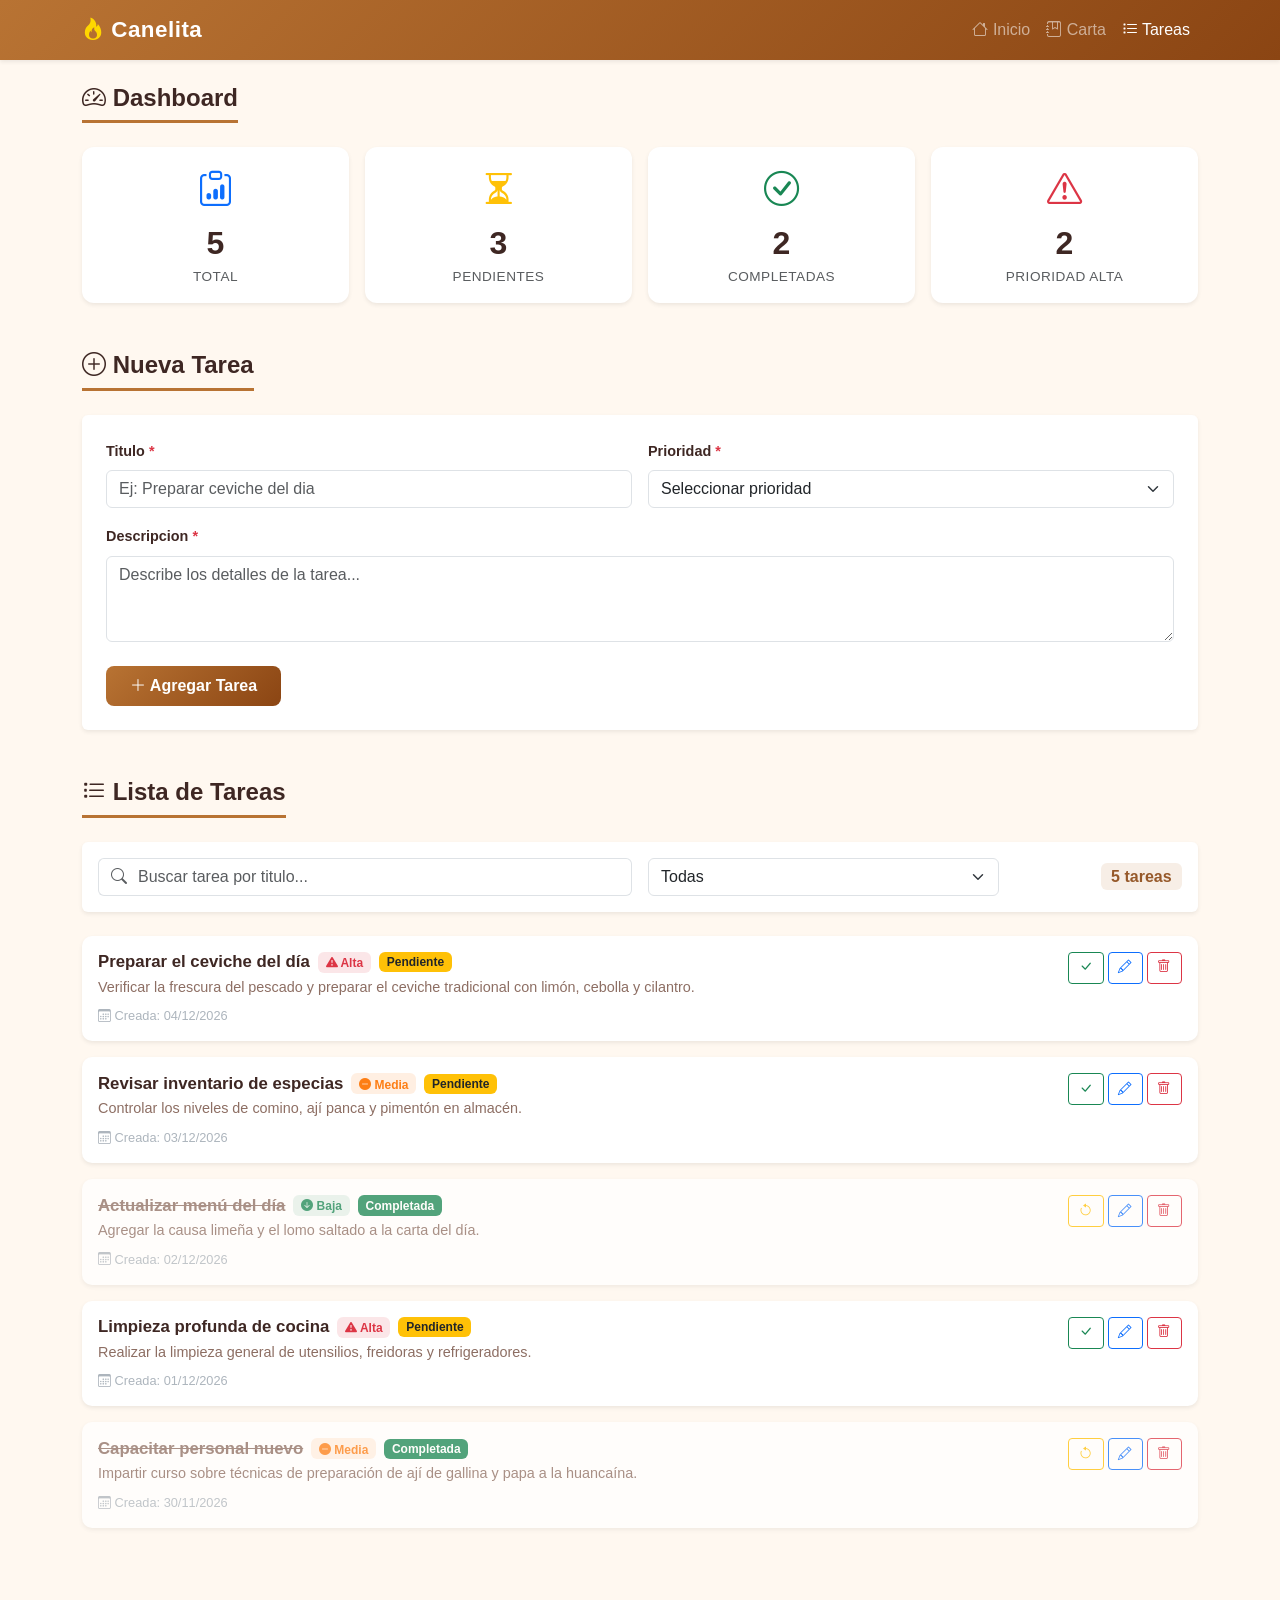
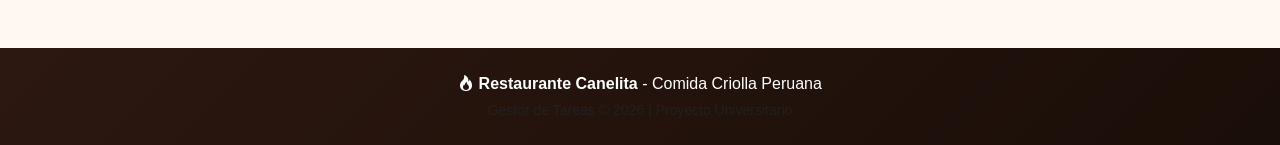
<file: tareas.html>
<!DOCTYPE html>
<html lang="es">
<head>
    <meta charset="UTF-8">
    <meta name="viewport" content="width=device-width, initial-scale=1.0">
    <title>Canelita - Gestor de Tareas</title>
    <link href="https://cdn.jsdelivr.net/npm/bootstrap@5.3.2/dist/css/bootstrap.min.css" rel="stylesheet">
    <link href="https://cdn.jsdelivr.net/npm/bootstrap-icons@1.11.2/font/bootstrap-icons.min.css" rel="stylesheet">
    <link href="css/style.css" rel="stylesheet">
</head>
<body>

    <!-- BARRA DE NAVEGACIÓN -->
    <nav class="navbar navbar-expand-lg navbar-dark bg-canelita shadow-sm">
        <div class="container">
            <a class="navbar-brand fw-bold" href="index.html">
                <i class="bi bi-fire"></i> Canelita
            </a>
            <button class="navbar-toggler" type="button" data-bs-toggle="collapse" data-bs-target="#navbarNav">
                <span class="navbar-toggler-icon"></span>
            </button>
            <div class="collapse navbar-collapse" id="navbarNav">
                <ul class="navbar-nav ms-auto">
                    <li class="nav-item">
                        <a class="nav-link" href="index.html">
                            <i class="bi bi-house"></i> Inicio
                        </a>
                    </li>
                    <li class="nav-item">
                        <a class="nav-link" href="carta.html">
                            <i class="bi bi-journal-bookmark"></i> Carta
                        </a>
                    </li>
                    <li class="nav-item">
                        <a class="nav-link active" href="tareas.html">
                            <i class="bi bi-list-task"></i> Tareas
                        </a>
                    </li>
                </ul>
            </div>
        </div>
    </nav>

    <!-- CONTENIDO PRINCIPAL -->
    <main class="container py-4">

        <!-- DASHBOARD -->
        <section id="dashboard" class="mb-5">
            <h2 class="section-title mb-4">
                <i class="bi bi-speedometer2"></i> Dashboard
            </h2>
            <div class="row g-3" id="stats-container">
                <div class="col-6 col-md-3">
                    <div class="card stat-card border-0 shadow-sm h-100">
                        <div class="card-body text-center">
                            <i class="bi bi-clipboard-data stat-icon text-primary"></i>
                            <h3 class="stat-number" id="stat-total">0</h3>
                            <p class="stat-label text-muted mb-0">Total</p>
                        </div>
                    </div>
                </div>
                <div class="col-6 col-md-3">
                    <div class="card stat-card border-0 shadow-sm h-100">
                        <div class="card-body text-center">
                            <i class="bi bi-hourglass-split stat-icon text-warning"></i>
                            <h3 class="stat-number" id="stat-pendientes">0</h3>
                            <p class="stat-label text-muted mb-0">Pendientes</p>
                        </div>
                    </div>
                </div>
                <div class="col-6 col-md-3">
                    <div class="card stat-card border-0 shadow-sm h-100">
                        <div class="card-body text-center">
                            <i class="bi bi-check-circle stat-icon text-success"></i>
                            <h3 class="stat-number" id="stat-completadas">0</h3>
                            <p class="stat-label text-muted mb-0">Completadas</p>
                        </div>
                    </div>
                </div>
                <div class="col-6 col-md-3">
                    <div class="card stat-card border-0 shadow-sm h-100">
                        <div class="card-body text-center">
                            <i class="bi bi-exclamation-triangle stat-icon text-danger"></i>
                            <h3 class="stat-number" id="stat-alta">0</h3>
                            <p class="stat-label text-muted mb-0">Prioridad Alta</p>
                        </div>
                    </div>
                </div>
            </div>
        </section>

        <!-- FORMULARIO NUEVA TAREA -->
        <section id="nueva-tarea" class="mb-5">
            <h2 class="section-title mb-4">
                <i class="bi bi-plus-circle"></i> <span id="form-title">Nueva Tarea</span>
            </h2>
            <div class="card border-0 shadow-sm">
                <div class="card-body p-4">
                    <form id="task-form" novalidate>
                        <input type="hidden" id="task-id" value="">
                        <div class="row g-3">
                            <div class="col-md-6">
                                <label for="task-title" class="form-label fw-semibold">
                                    Titulo <span class="text-danger">*</span>
                                </label>
                                <input type="text" class="form-control" id="task-title"
                                       placeholder="Ej: Preparar ceviche del dia" required>
                                <div class="invalid-feedback">Por favor ingresa un titulo.</div>
                            </div>
                            <div class="col-md-6">
                                <label for="task-priority" class="form-label fw-semibold">
                                    Prioridad <span class="text-danger">*</span>
                                </label>
                                <select class="form-select" id="task-priority" required>
                                    <option value="" selected disabled>Seleccionar prioridad</option>
                                    <option value="Alta">Alta</option>
                                    <option value="Media">Media</option>
                                    <option value="Baja">Baja</option>
                                </select>
                                <div class="invalid-feedback">Por favor selecciona una prioridad.</div>
                            </div>
                            <div class="col-12">
                                <label for="task-description" class="form-label fw-semibold">
                                    Descripcion <span class="text-danger">*</span>
                                </label>
                                <textarea class="form-control" id="task-description" rows="3"
                                          placeholder="Describe los detalles de la tarea..." required></textarea>
                                <div class="invalid-feedback">Por favor ingresa una descripcion.</div>
                            </div>
                        </div>
                        <div class="d-flex gap-2 mt-4">
                            <button type="submit" class="btn btn-canelita" id="btn-submit">
                                <i class="bi bi-plus-lg"></i> Agregar Tarea
                            </button>
                            <button type="button" class="btn btn-outline-secondary d-none" id="btn-cancel">
                                <i class="bi bi-x-lg"></i> Cancelar
                            </button>
                        </div>
                    </form>
                </div>
            </div>
        </section>

        <!-- LISTA DE TAREAS -->
        <section id="tareas" class="mb-5">
            <h2 class="section-title mb-4">
                <i class="bi bi-list-task"></i> Lista de Tareas
            </h2>
            <div class="card border-0 shadow-sm mb-4">
                <div class="card-body p-3">
                    <div class="row g-3 align-items-center">
                        <div class="col-md-6">
                            <div class="input-group">
                                <span class="input-group-text bg-white border-end-0">
                                    <i class="bi bi-search text-muted"></i>
                                </span>
                                <input type="text" class="form-control border-start-0 ps-0"
                                       id="search-input" placeholder="Buscar tarea por titulo...">
                            </div>
                        </div>
                        <div class="col-md-4">
                            <select class="form-select" id="filter-status">
                                <option value="Todas">Todas</option>
                                <option value="Pendiente">Pendientes</option>
                                <option value="Completada">Completadas</option>
                            </select>
                        </div>
                        <div class="col-md-2 text-md-end">
                            <span class="badge bg-canelita-subtle text-canelita-emphasis fs-6" id="task-count">
                                0 tareas
                            </span>
                        </div>
                    </div>
                </div>
            </div>
            <div id="tasks-container"></div>
            <div id="no-tasks-message" class="text-center py-5 d-none">
                <i class="bi bi-inbox display-1 text-muted"></i>
                <p class="text-muted mt-3 fs-5">No hay tareas para mostrar.</p>
                <p class="text-muted">Agrega una nueva tarea usando el formulario de arriba.</p>
            </div>
        </section>

    </main>

    <!-- FOOTER -->
    <footer class="bg-dark text-white py-4 mt-5">
        <div class="container text-center">
            <p class="mb-1">
                <i class="bi bi-fire"></i> <strong>Restaurante Canelita</strong> - Comida Criolla Peruana
            </p>
            <p class="mb-0 text-muted small">
                Gestor de Tareas &copy; 2026 | Proyecto Universitario
            </p>
        </div>
    </footer>

    <!-- TOAST -->
    <div class="position-fixed bottom-0 end-0 p-3" style="z-index: 11">
        <div id="confirmation-toast" class="toast align-items-center border-0 shadow" role="alert">
            <div class="d-flex">
                <div class="toast-body d-flex align-items-center gap-2" id="toast-body">
                    <i class="bi bi-check-circle-fill fs-5" id="toast-icon"></i>
                    <span id="toast-message">Accion realizada correctamente.</span>
                </div>
                <button type="button" class="btn-close btn-close-white me-2 m-auto" data-bs-dismiss="toast"></button>
            </div>
        </div>
    </div>

    <!-- MODAL ELIMINAR -->
    <div class="modal fade" id="deleteModal" tabindex="-1" aria-labelledby="deleteModalLabel" aria-hidden="true">
        <div class="modal-dialog modal-dialog-centered">
            <div class="modal-content border-0 shadow">
                <div class="modal-header bg-danger text-white">
                    <h5 class="modal-title" id="deleteModalLabel">
                        <i class="bi bi-exclamation-triangle"></i> Confirmar Eliminacion
                    </h5>
                    <button type="button" class="btn-close btn-close-white" data-bs-dismiss="modal"></button>
                </div>
                <div class="modal-body">
                    <p>Estas seguro de que deseas eliminar la tarea <strong id="delete-task-name"></strong>?</p>
                    <p class="text-muted small mb-0">Esta accion no se puede deshacer.</p>
                </div>
                <div class="modal-footer">
                    <button type="button" class="btn btn-secondary" data-bs-dismiss="modal">Cancelar</button>
                    <button type="button" class="btn btn-danger" id="btn-confirm-delete">
                        <i class="bi bi-trash"></i> Eliminar
                    </button>
                </div>
            </div>
        </div>
    </div>

    <script src="https://cdn.jsdelivr.net/npm/bootstrap@5.3.2/dist/js/bootstrap.bundle.min.js"></script>
    <script src="js/utils.js"></script>
    <script src="js/tasks.js"></script>
    <script src="js/app.js"></script>
</body>
</html>
</file>
<file: css/style.css>
/* ============================================================
   ESTILOS PERSONALIZADOS - RESTAURANTE CANELITA
   Comida Criolla Peruana - Todas las paginas
   ============================================================ */

/* ==================== VARIABLES CSS ==================== */
:root {
    --canelita-primary: #B87333;
    --canelita-primary-dark: #96592A;
    --canelita-primary-light: #D4956A;
    --canelita-accent: #8B4513;
    --canelita-cream: #FFF8F0;
    --canelita-warm: #F5E6D3;
    --canelita-text: #3E2723;
    --canelita-muted: #8D6E63;
    --priority-alta: #DC3545;
    --priority-media: #FD7E14;
    --priority-baja: #198754;
}

/* ==================== ESTILOS GENERALES ==================== */
body {
    font-family: 'Segoe UI', Tahoma, Geneva, Verdana, sans-serif;
    background-color: var(--canelita-cream);
    color: var(--canelita-text);
    min-height: 100vh;
}

.text-canelita {
    color: var(--canelita-primary) !important;
}

/* ==================== BARRA DE NAVEGACION ==================== */
.bg-canelita {
    background: linear-gradient(135deg, var(--canelita-primary) 0%, var(--canelita-accent) 100%) !important;
}

.navbar-brand {
    font-size: 1.4rem;
    letter-spacing: 0.5px;
}

.navbar-brand i {
    color: #FFD700;
}

/* ==================== HERO / PORTADA ==================== */
.hero-section {
    min-height: 100vh;
    background: linear-gradient(135deg, #3E2723 0%, #5D4037 40%, var(--canelita-accent) 70%, var(--canelita-primary) 100%);
    position: relative;
    overflow: hidden;
    padding-top: 70px;
}

.hero-section::before {
    content: '';
    position: absolute;
    top: 0;
    left: 0;
    right: 0;
    bottom: 0;
    background:
        radial-gradient(circle at 20% 80%, rgba(184, 115, 51, 0.15) 0%, transparent 50%),
        radial-gradient(circle at 80% 20%, rgba(255, 215, 0, 0.08) 0%, transparent 50%);
}

.hero-overlay {
    position: absolute;
    top: 0;
    left: 0;
    right: 0;
    bottom: 0;
    background: url("data:image/svg+xml,%3Csvg width='60' height='60' viewBox='0 0 60 60' xmlns='http://www.w3.org/2000/svg'%3E%3Cg fill='none' fill-rule='evenodd'%3E%3Cg fill='%23B87333' fill-opacity='0.04'%3E%3Cpath d='M36 34v-4h-2v4h-4v2h4v4h2v-4h4v-2h-4zm0-30V0h-2v4h-4v2h4v4h2V6h4V4h-4zM6 34v-4H4v4H0v2h4v4h2v-4h4v-2H6zM6 4V0H4v4H0v2h4v4h2V6h4V4H6z'/%3E%3C/g%3E%3C/g%3E%3C/svg%3E");
}

.z-1 {
    position: relative;
    z-index: 1;
}

.hero-content {
    max-width: 700px;
    margin: 0 auto;
}

.hero-badge {
    background: rgba(255, 215, 0, 0.15);
    color: #FFD700;
    padding: 0.5rem 1.5rem;
    border-radius: 50px;
    font-size: 0.95rem;
    font-weight: 500;
    letter-spacing: 1px;
    border: 1px solid rgba(255, 215, 0, 0.3);
}

.hero-badge i {
    color: #FFD700;
}

.hero-title {
    font-size: 3.5rem;
    font-weight: 800;
    color: white;
    line-height: 1.1;
    text-shadow: 0 2px 10px rgba(0, 0, 0, 0.2);
}

.text-gold {
    color: #FFD700;
}

.hero-subtitle {
    font-size: 1.2rem;
    color: rgba(255, 255, 255, 0.85);
    line-height: 1.7;
    max-width: 550px;
    margin: 0 auto;
}

/* ==================== TARJETAS DE PLATILLOS ==================== */
.dish-card {
    border-radius: 14px;
    overflow: hidden;
    transition: transform 0.25s ease, box-shadow 0.25s ease;
    background-color: white;
}

.dish-card:hover {
    transform: translateY(-6px);
    box-shadow: 0 12px 30px rgba(0, 0, 0, 0.12) !important;
}

.dish-image-wrapper {
    background: linear-gradient(135deg, var(--canelita-warm) 0%, #EDE0D4 100%);
    height: 220px;
    display: flex;
    align-items: center;
    justify-content: center;
    position: relative;
    overflow: hidden;
}

.dish-img {
    width: 100%;
    height: 100%;
    object-fit: cover;
    transition: transform 0.3s ease;
}

.dish-card:hover .dish-img {
    transform: scale(1.08);
}

.dish-badge {
    position: absolute;
    top: 10px;
    right: 10px;
    font-size: 0.7rem;
    font-weight: 600;
    letter-spacing: 0.3px;
    padding: 0.35em 0.65em;
}

.dish-name {
    font-weight: 700;
    font-size: 1.1rem;
    color: var(--canelita-text);
    margin-bottom: 0.4rem;
}

.dish-desc {
    font-size: 0.88rem;
    line-height: 1.5;
    margin-bottom: 0.75rem;
}

.dish-price {
    font-weight: 700;
    font-size: 1.15rem;
    color: var(--canelita-primary-dark);
}

.dish-tag {
    font-size: 0.72rem;
    font-weight: 500;
}

/* ==================== TITULOS ==================== */
.section-title {
    font-weight: 700;
    color: var(--canelita-text);
    font-size: 1.5rem;
    padding-bottom: 0.5rem;
    border-bottom: 3px solid var(--canelita-primary);
    display: inline-block;
}

.section-title-dark {
    font-weight: 700;
    color: var(--canelita-text);
    font-size: 1.8rem;
}

.section-title-dark i {
    color: var(--canelita-primary);
}

/* ==================== SOBRE NOSOTROS ==================== */
.bg-warm {
    background-color: var(--canelita-warm);
}

.about-image-card {
    background: linear-gradient(135deg, var(--canelita-warm) 0%, #EDE0D4 100%);
    border-radius: 16px;
    padding: 2.5rem;
    text-align: center;
}

.about-emoji-grid {
    display: grid;
    grid-template-columns: repeat(2, 1fr);
    gap: 1rem;
    max-width: 250px;
    margin: 0 auto;
}

.about-emoji {
    font-size: 3.5rem;
    background: white;
    border-radius: 14px;
    display: flex;
    align-items: center;
    justify-content: center;
    padding: 1rem;
    box-shadow: 0 4px 12px rgba(0, 0, 0, 0.06);
    transition: transform 0.3s ease;
}

.about-emoji:hover {
    transform: scale(1.1);
}

/* ==================== TARJETAS DE CONTACTO ==================== */
.contact-card {
    border-radius: 14px;
    transition: transform 0.2s ease, box-shadow 0.2s ease;
}

.contact-card:hover {
    transform: translateY(-4px);
    box-shadow: 0 8px 25px rgba(0, 0, 0, 0.1) !important;
}

.contact-icon {
    font-size: 2.5rem;
    color: var(--canelita-primary);
}

/* ==================== CARTA - ENCABEZADO ==================== */
.carta-header {
    background: linear-gradient(135deg, var(--canelita-warm) 0%, #EDE0D4 100%);
    border-bottom: 3px solid var(--canelita-primary);
}

.carta-title {
    font-weight: 800;
    font-size: 2.2rem;
    color: var(--canelita-text);
}

.carta-title i {
    color: var(--canelita-primary);
}

.menu-category {
    font-size: 0.72rem;
    font-weight: 600;
    letter-spacing: 0.3px;
}

/* ==================== BOTONES DE CATEGORIA ==================== */
.category-btn {
    border-radius: 50px;
    padding: 0.45rem 1.25rem;
    font-weight: 500;
    font-size: 0.9rem;
    transition: all 0.2s ease;
}

/* ==================== BOTON PRINCIPAL ==================== */
.btn-canelita {
    background: linear-gradient(135deg, var(--canelita-primary) 0%, var(--canelita-accent) 100%);
    color: white;
    border: none;
    font-weight: 600;
    padding: 0.5rem 1.5rem;
    border-radius: 8px;
    transition: all 0.2s ease;
}

.btn-canelita:hover {
    background: linear-gradient(135deg, var(--canelita-primary-dark) 0%, #6D3110 100%);
    color: white;
    transform: translateY(-1px);
    box-shadow: 0 4px 12px rgba(184, 115, 51, 0.4);
}

.btn-canelita:active {
    transform: translateY(0);
}

/* ==================== TAREAS: ESTADISTICAS ==================== */
.stat-card {
    border-radius: 12px;
    transition: transform 0.2s ease, box-shadow 0.2s ease;
}

.stat-card:hover {
    transform: translateY(-3px);
    box-shadow: 0 8px 25px rgba(0, 0, 0, 0.1) !important;
}

.stat-icon {
    font-size: 2.2rem;
    display: block;
    margin-bottom: 0.5rem;
}

.stat-number {
    font-weight: 700;
    font-size: 2rem;
    margin-bottom: 0.25rem;
    color: var(--canelita-text);
}

.stat-label {
    font-size: 0.85rem;
    font-weight: 500;
    text-transform: uppercase;
    letter-spacing: 0.5px;
}

/* ==================== TAREAS: BADGES ==================== */
.badge-alta {
    background-color: rgba(220, 53, 69, 0.12);
    color: var(--priority-alta);
}

.badge-media {
    background-color: rgba(253, 126, 20, 0.12);
    color: var(--priority-media);
}

.badge-baja {
    background-color: rgba(25, 135, 84, 0.12);
    color: var(--priority-baja);
}

/* ==================== TAREAS: TARJETAS ==================== */
.task-card {
    border-radius: 10px;
    border-left: 4px solid var(--canelita-primary);
    transition: all 0.2s ease;
    background-color: white;
}

.task-card:hover {
    box-shadow: 0 4px 15px rgba(0, 0, 0, 0.08) !important;
}

.task-card.completed {
    border-left-color: var(--priority-baja);
    opacity: 0.75;
}

.task-card.completed .task-title {
    text-decoration: line-through;
    color: var(--canelita-muted);
}

.task-title {
    font-weight: 600;
    font-size: 1.05rem;
    color: var(--canelita-text);
    margin-bottom: 0.25rem;
}

.task-description {
    color: var(--canelita-muted);
    font-size: 0.9rem;
    margin-bottom: 0.5rem;
}

.task-meta {
    font-size: 0.8rem;
    color: #ADB5BD;
}

.task-actions .btn {
    padding: 0.3rem 0.6rem;
    font-size: 0.85rem;
}

/* ==================== FORMULARIO ==================== */
.form-control:focus,
.form-select:focus {
    border-color: var(--canelita-primary-light);
    box-shadow: 0 0 0 0.2rem rgba(184, 115, 51, 0.15);
}

.form-label {
    color: var(--canelita-text);
    font-size: 0.9rem;
}

/* ==================== TOAST ==================== */
.toast {
    border-radius: 10px;
    min-width: 300px;
}

.toast.toast-success {
    border-left: 4px solid var(--priority-baja);
}

.toast.toast-danger {
    border-left: 4px solid var(--priority-alta);
}

.toast.toast-warning {
    border-left: 4px solid var(--priority-media);
}

.toast.toast-info {
    border-left: 4px solid var(--canelita-primary);
}

/* ==================== BADGE CONTEO ==================== */
.bg-canelita-subtle {
    background-color: rgba(184, 115, 51, 0.12) !important;
}

.text-canelita-emphasis {
    color: var(--canelita-primary-dark) !important;
}

/* ==================== FOOTER ==================== */
footer {
    background: linear-gradient(135deg, #2C1810 0%, #1A0E08 100%) !important;
}

/* ==================== RESPONSIVE ==================== */
@media (max-width: 992px) {
    .hero-title {
        font-size: 2.5rem;
    }

    .hero-subtitle {
        font-size: 1.05rem;
    }
}

@media (max-width: 768px) {
    .hero-section {
        min-height: 90vh;
    }

    .hero-title {
        font-size: 2rem;
    }

    .hero-subtitle {
        font-size: 1rem;
    }

    .section-title {
        font-size: 1.25rem;
    }

    .section-title-dark {
        font-size: 1.4rem;
    }

    .stat-number {
        font-size: 1.5rem;
    }

    .stat-icon {
        font-size: 1.8rem;
    }

    .task-actions {
        margin-top: 0.5rem;
    }

    .task-actions .btn {
        padding: 0.25rem 0.5rem;
        font-size: 0.8rem;
    }

    .dish-image-wrapper {
        height: 180px;
    }

    .carta-title {
        font-size: 1.6rem;
    }

    .about-emoji {
        font-size: 2.5rem;
    }
}

@media (max-width: 576px) {
    .stat-card {
        margin-bottom: 0.5rem;
    }

    .navbar-brand {
        font-size: 1.2rem;
    }

    .hero-badge {
        font-size: 0.8rem;
        padding: 0.4rem 1rem;
    }

    .hero-title {
        font-size: 1.75rem;
    }
}

/* ==================== UTILIDADES ==================== */
.transition-all {
    transition: all 0.3s ease;
}

.cursor-pointer {
    cursor: pointer;
}
</file>
